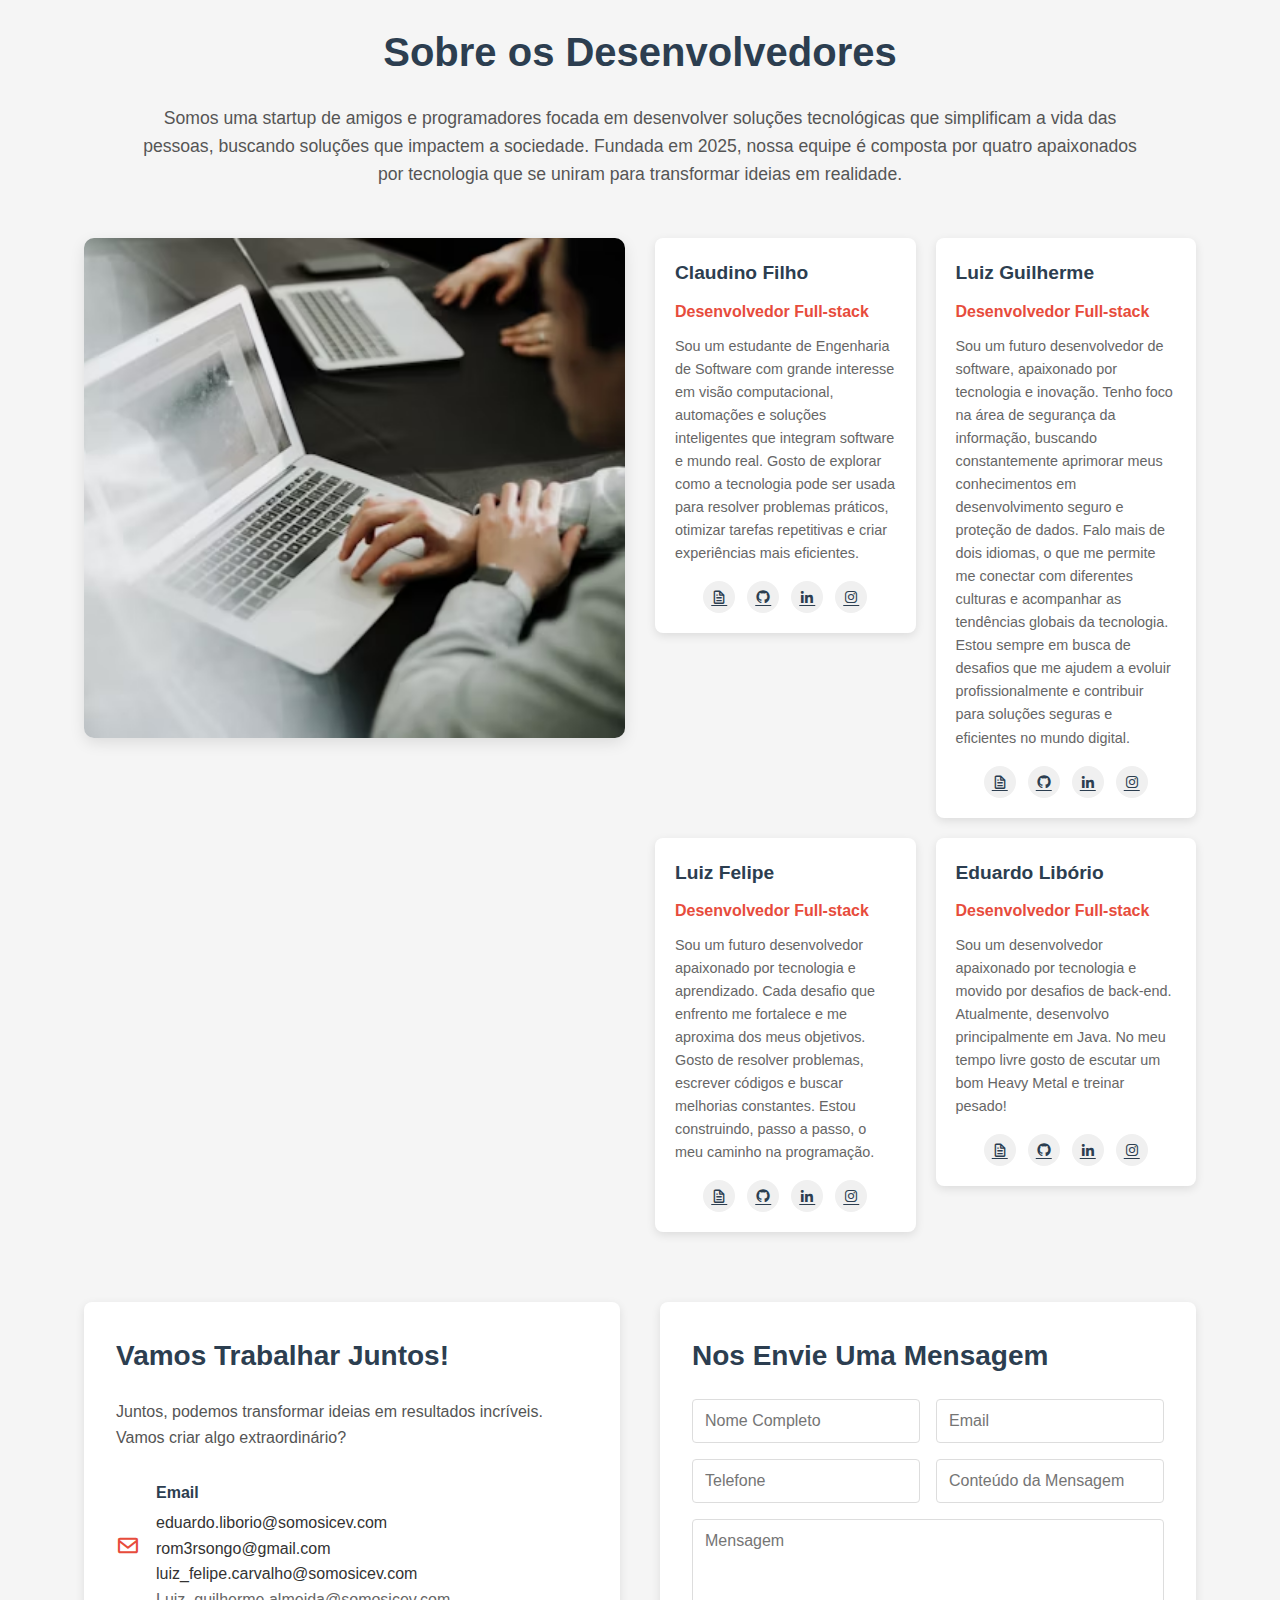
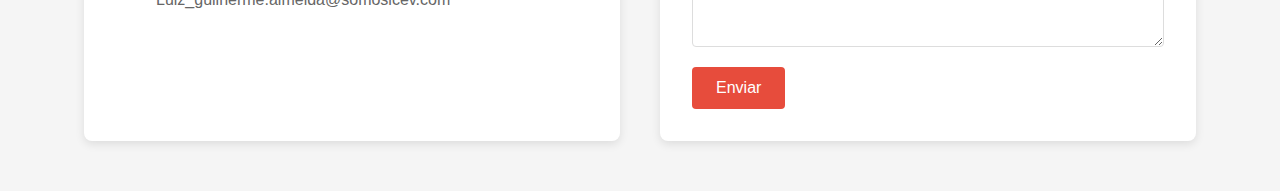
<file: aboutUs.html>
<!DOCTYPE html>
<html lang="ptbr">
<head>
    <meta charset="UTF-8">
    <meta name="viewport" content="width=device-width, initial-scale=1.0">
    <title>Document</title>
    <link rel="stylesheet" href="css\styleAboutUs.css">
    <link href='https://unpkg.com/boxicons@2.1.4/css/boxicons.min.css' rel='stylesheet'>
</head>
<body>
    <div class="container">
        <header>
            <h1>Sobre os Desenvolvedores</h1>
            <p class="about-text">
                Somos uma startup de amigos e programadores focada em desenvolver soluções tecnológicas que simplificam a vida das pessoas, buscando soluções que impactem a sociedade. Fundada em 2025, nossa equipe é composta por quatro apaixonados por tecnologia que se uniram para transformar ideias em realidade.
            </p>
        </header>
        
        <div class="content">
            <div class="image-section">
                <img src="imagens\photo-1579389083078-4e7018379f7e.avif" alt="Equipe de desenvolvimento trabalhando" class="team-image">
            </div>
            
            <div class="team-section">
                <div class="team-member">
                    <h3 class="member-name">Claudino Filho</h3>
                    <p class="member-role">Desenvolvedor Full-stack</p>
                    <p class="member-bio">Sou um estudante de Engenharia de Software com grande interesse em visão computacional, automações e soluções inteligentes que integram software e mundo real. Gosto de explorar como a tecnologia pode ser usada para resolver problemas práticos, otimizar tarefas repetitivas e criar experiências mais eficientes.</p>
                        <div class="social-links">
                            <a href="#" class="social-icon"><i class='bx bx-file'></i></a>
                            <a href="https://github.com/Claudino-Dino" class="social-icon"><i class='bx bxl-github'></i></a>
                            <a href="https://www.linkedin.com/in/romerson-claudino/" class="social-icon"><i class='bx bxl-linkedin'></i></a>
                            <a href="#" class="social-icon"><i class='bx bxl-instagram'></i></a>
                        </div>
                </div>
                
                <div class="team-member">
                    <h3 class="member-name">Luiz Guilherme</h3>
                    <p class="member-role">Desenvolvedor Full-stack</p>
                    <p class="member-bio">Sou um futuro desenvolvedor de software, apaixonado por tecnologia e inovação. Tenho foco na área de segurança da informação, buscando constantemente aprimorar meus conhecimentos em desenvolvimento seguro e proteção de dados. Falo mais de dois idiomas, o que me permite me conectar com diferentes culturas e acompanhar as tendências globais da tecnologia. Estou sempre em busca de desafios que me ajudem a evoluir profissionalmente e contribuir para soluções seguras e eficientes no mundo digital.</p>
                        <div class="social-links">
                            <a href="#" class="social-icon"><i class='bx bx-file'></i></a>
                            <a href="https://github.com/Luiz204" class="social-icon"><i class='bx bxl-github'></i></a>
                            <a href="https://www.linkedin.com/in/luiz-guilherme-aguiar-04b96a359/" class="social-icon"><i class='bx bxl-linkedin'></i></a>
                            <a href="https://www.instagram.com/luizguilherme_aguiar/" class="social-icon"><i class='bx bxl-instagram'></i></a>
                        </div>
                </div>
                
                <div class="team-member">
                    <h3 class="member-name">Luiz Felipe</h3>
                    <p class="member-role">Desenvolvedor Full-stack</p>
                    <p class="member-bio">Sou um futuro desenvolvedor apaixonado por tecnologia e aprendizado. Cada desafio que enfrento me fortalece e me aproxima dos meus objetivos. Gosto de resolver problemas, escrever códigos e buscar melhorias constantes. Estou construindo, passo a passo, o meu caminho na programação.</p>
                        <div class="social-links">
                            <a href="#" class="social-icon"><i class='bx bx-file'></i></a>
                            <a href="https://github.com/Luizyw" class="social-icon"><i class='bx bxl-github'></i></a>
                            <a href="https://www.linkedin.com/in/luiz-felipe-dos-santos-carvalho-b29968359?utm_source=share&utm_campaign=share_via&utm_content=profile&utm_medium=ios_app" class="social-icon"><i class='bx bxl-linkedin'></i></a>
                            <a href="https://www.instagram.com/luizz__sc/" class="social-icon"><i class='bx bxl-instagram'></i></a>
                        </div>
                </div>
                
                <div class="team-member">
                    <h3 class="member-name">Eduardo Libório</h3>
                    <p class="member-role">Desenvolvedor Full-stack</p>
                    <p class="member-bio">Sou um desenvolvedor apaixonado por tecnologia e movido por desafios de back-end. Atualmente, desenvolvo principalmente em Java. No meu tempo livre gosto de escutar um bom Heavy Metal e treinar pesado!</p>
                        <div class="social-links">
                            <a href="#" class="social-icon"><i class='bx bx-file'></i></a>
                            <a href="https://github.com/LiborioEdu" class="social-icon"><i class='bx bxl-github'></i></a>
                            <a href="https://www.linkedin.com/in/eduardo-lib%C3%B3rio-670929306/" class="social-icon"><i class='bx bxl-linkedin'></i></a>
                            <a href="https://www.instagram.com/eduardoliborio/" class="social-icon"><i class='bx bxl-instagram'></i></a>
                        </div>
                </div>
            </div>
        </div>
    </div>

    <div class="contact-container">
        <div class="contact-box">
            <h2>Vamos Trabalhar Juntos!</h2>
            <p class="desc">Juntos, podemos transformar ideias em resultados incríveis. Vamos criar algo extraordinário?</p>
            <div class="contact-detail">
                <i class='bx bx-envelope' ></i>
                <div class="detail">
                    <p>Email</p>
                    <p>eduardo.liborio@somosicev.com</p>
                    <p>rom3rsongo@gmail.com</p>
                    <p>luiz_felipe.carvalho@somosicev.com</p>
                    <p>Luiz_guilherme.almeida@somosicev.com</p>
                </div>
            </div>
        </div>

        <div class="contact-box">
            <form action="" id="formulario" onsubmit="enviarWhats(event)">
                <h2 class="heading">Nos Envie Uma Mensagem</h2>
                <div class="field-box">
                    <input type="text" placeholder="Nome Completo" required id="nome">
                    <input type="email" placeholder="Email" required id="email">
                    <input type="text" placeholder="Telefone" required id="telefoneDoCliente">
                    <input type="text" placeholder="Conteúdo da Mensagem" required id="conteudo">
                    <textarea name="" placeholder="Mensagem" id="mensagem"></textarea>
                </div>
                <button type="submit" class="btn">Enviar</button>

            </form>
        </div>
    </div>


</body>
    <script src="js\scriptAboutUs.js"></script>
</html>
</file>
